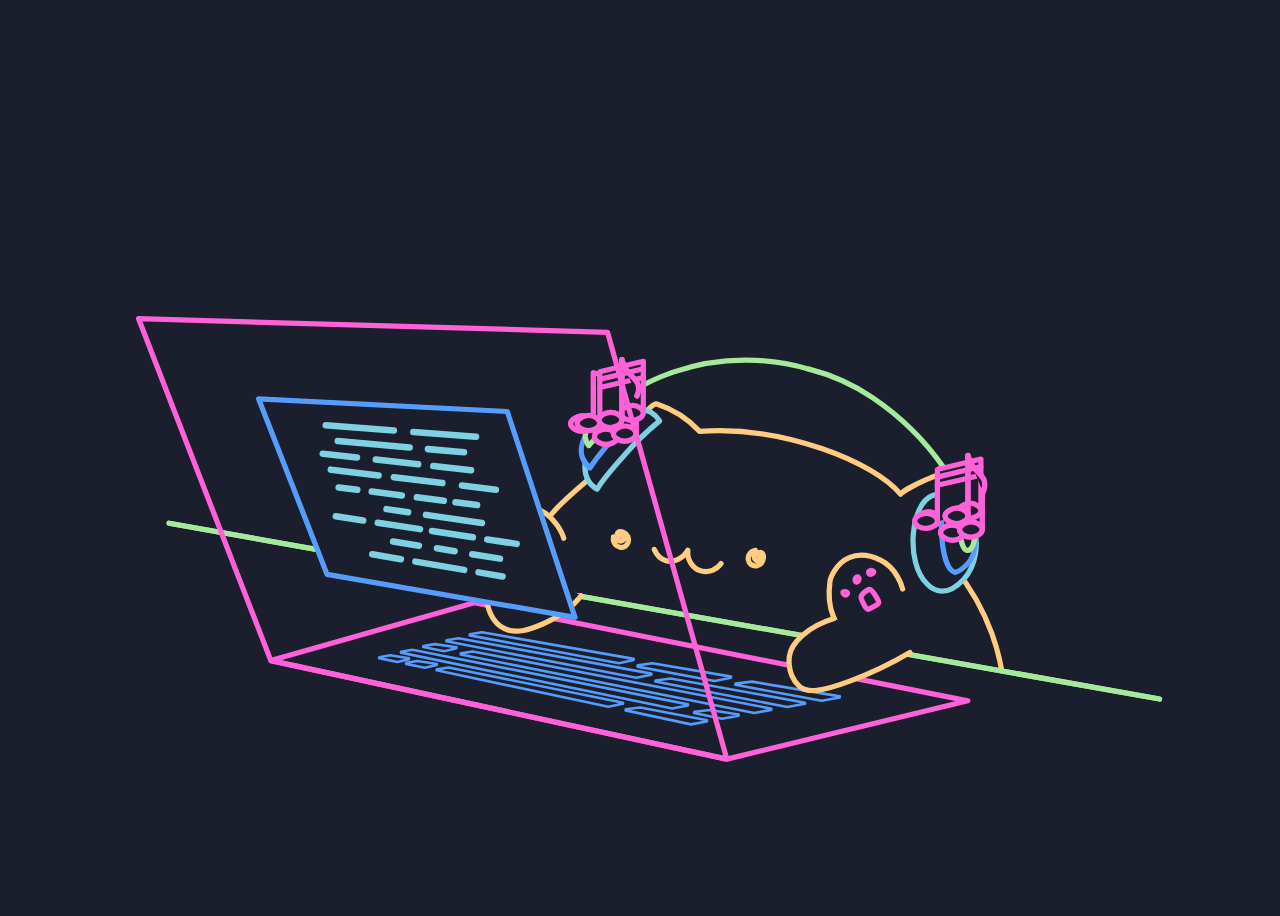
<file: party.html>
<!DOCTYPE html>
<html lang="en">
<head>
    <meta charset="UTF-8">
    <meta name="viewport" content="width=device-width, initial-scale=1.0">
    <script src="https://cdnjs.cloudflare.com/ajax/libs/gsap/3.11.3/gsap.min.js"></script>
    <link rel="stylesheet" href="party.css">
    <script src="party.js"></script>
    <title>PARTY</title>
</head>

<body>
<div class="container">
  <svg xmlns="http://www.w3.org/2000/svg" viewbox="0 0 783.55 354.91">
    <g id="bongo-cat">
      <g class="head">
        <path d="M280.4,221l383.8,62.6a171.4,171.4,0,0,0-9.2-40.5,174,174,0,0,0-28.7-50.5,163.3,163.3,0,0,0,3.2-73.8c-11.6-1.9-42,14.2-44.5,17.5-19.6-24-88.5-52.7-153.7-48.1A78.8,78.8,0,0,0,398,67.1c-9.8,2.9-19,29.7-19.4,33.7a320,320,0,0,0-31.7,23.6c-14,11.8-28.9,24.4-42.5,44.3A173,173,0,0,0,280.4,221Z"></path>
        <path d="M396.6,178.6c.4.9,2.7,6.5,8.5,8.4s13.4-1.2,17.2-7.9c-.9,7.5,3.8,14.3,10.4,16a14.4,14.4,0,0,0,15-5.7"></path>
        <path d="M474,179.2a6.6,6.6,0,0,0-4.9,3.6,6,6,0,0,0,1.5,7.3,6,6,0,0,0,7.9-1c2.3-2.6,2-7,.2-8s-5.9,1.6-5.7,3.5,1.9,2.8,3.2,2.3,1.1-2.2,1.1-2.3"></path>
        <path d="M365.4,168.9c0,.3-.8,3.6,1.5,6a5.9,5.9,0,0,0,7.2,1.4,6.1,6.1,0,0,0,2.2-7.7c-1.5-3.1-5.7-4.5-7.3-3.2s-.8,6,1,6.6,3.3-.7,3.3-2.1-1.5-1.8-1.6-1.9"></path>
        <g class="headphone headphone-right">
          <g class="speaker">
            <path d="M400.7,80.2c-14.1-20.8-40.2.3-50.7,15-8.7,12.2-9.7,30.3,2.8,37.3,5.4-9,11.8-15.6,21-26.2A214.1,214.1,0,0,1,400.7,80.2Z"></path>
            <path d="M381.5,79.4c-6.6-7.5-9.6-5.8-12.3-5.5-16.3,1.3-32,20.3-27.8,33.9a21.8,21.8,0,0,0,5.9,8.5c1.7-2.6,3.5-5.1,5.4-7.7A150.7,150.7,0,0,1,381.5,79.4Z"></path>
            <path d="M367.3,77.8a13.1,13.1,0,0,0-5.1-1.8c-8.5-.9-18.7,7.5-18.4,16.1a12.8,12.8,0,0,0,2.6,7c3.1-3.3,6.3-6.8,9.6-10.2S363.6,81.3,367.3,77.8Z"></path>
          </g>
          <path class="band" d="M515,40.6c-15.9-4.6-57-14.1-104,2.3a166.9,166.9,0,0,0-60.9,37.3"></path>
        </g>
      </g>
      <g class="music music-right">
        <g class="note">
          <g>
            <path d="M368.5,46.5c.5,2.1,1.2,3.5,3.8,6.3s5.1,4.3,6.5,7.2a11.1,11.1,0,0,1,.7,2,10.5,10.5,0,0,1-.7,6.5"></path>
            <path d="M368.5,46.5a20.8,20.8,0,0,0,2.4,11.7c2.3,4.4,5,5.4,6.8,9.5a17.5,17.5,0,0,1,.4,11"></path>
            <line x1="368.5" y1="47.7" x2="368.5" y2="92.8"></line>
            <path d="M368.5,92.8c.1-3.1-4.7-6.3-9-6.3s-8.7,2.7-8.7,5.8,4.8,5.7,8.7,5.8S368.3,95.8,368.5,92.8Z"></path>
          </g>
          <g>
            <path d="M368.5,46.5c.5,2.1,1.2,3.5,3.8,6.3s5.1,4.3,6.5,7.2a11.1,11.1,0,0,1,.7,2,10.5,10.5,0,0,1-.7,6.5"></path>
            <path d="M368.5,46.5a20.8,20.8,0,0,0,2.4,11.7c2.3,4.4,5,5.4,6.8,9.5a17.5,17.5,0,0,1,.4,11"></path>
            <line x1="368.5" y1="47.7" x2="368.5" y2="92.8"></line>
            <path d="M368.5,92.8c.1-3.1-4.7-6.3-9-6.3s-8.7,2.7-8.7,5.8,4.8,5.7,8.7,5.8S368.3,95.8,368.5,92.8Z"></path>
          </g>
        </g>
        <g class="note">
          <g>
            <polyline points="350 81.7 350 43.5 382.7 50.7 382.7 89.5"></polyline>
            <path d="M350,82.3c0-3.1-4.5-5.7-8.2-5.9s-9.3,2.8-9.2,6,4.7,5.7,8.6,5.7S349.9,85.5,350,82.3Z"></path>
            <path d="M382.7,89.9c0-3.1-4.4-5.7-8.2-5.8s-9.3,2.7-9.2,5.9,4.7,5.7,8.7,5.7S382.7,93.1,382.7,89.9Z"></path>
          </g>
          <g>
            <polyline points="350 81.7 350 43.5 382.7 50.7 382.7 89.5"></polyline>
            <path d="M350,82.3c0-3.1-4.5-5.7-8.2-5.9s-9.3,2.8-9.2,6,4.7,5.7,8.6,5.7S349.9,85.5,350,82.3Z"></path>
            <path d="M382.7,89.9c0-3.1-4.4-5.7-8.2-5.8s-9.3,2.7-9.2,5.9,4.7,5.7,8.7,5.7S382.7,93.1,382.7,89.9Z"></path>
          </g>
        </g>
        <g class="note">
          <polyline points="388.2 73.6 388.2 34.6 354.9 42.6 354.9 82.4"></polyline>
          <path d="M388.2,74.1c0-3-4.4-5.6-8.1-5.8s-9.2,2.8-9.1,6,4.6,5.6,8.6,5.6S388.2,77.3,388.2,74.1Z"></path>
          <path d="M354.9,81.9c0-3.1-4.4-5.7-8.2-5.9s-9.3,2.8-9.2,6,4.7,5.7,8.7,5.7S354.9,85.1,354.9,81.9Z"></path>
          <line x1="354.9" y1="48.4" x2="388.2" y2="40.3"></line>
          <line x1="354.9" y1="54.6" x2="388.2" y2="47"></line>
        </g>
        <g class="note">
          <g>
            <path d="M371.8,79.5c0-3.1-4.5-5.8-8.3-5.9s-9.3,2.8-9.2,6,4.7,5.7,8.7,5.7S371.8,82.7,371.8,79.5Z"></path>
            <line x1="371.8" y1="79.5" x2="371.8" y2="33.3"></line>
            <path d="M371.8,33.4a26.6,26.6,0,0,0,3.6,7.8c3.7,5.7,7.6,7,8.8,11.6.5,1.7.7,4.4-.9,8.3"></path>
          </g>
          <g>
            <path d="M371.8,79.5c0-3.1-4.5-5.8-8.3-5.9s-9.3,2.8-9.2,6,4.7,5.7,8.7,5.7S371.8,82.7,371.8,79.5Z"></path>
            <line x1="371.8" y1="79.5" x2="371.8" y2="33.3"></line>
            <path d="M371.8,33.4a26.6,26.6,0,0,0,3.6,7.8c3.7,5.7,7.6,7,8.8,11.6.5,1.7.7,4.4-.9,8.3"></path>
          </g>
        </g>
      </g>
      <g class="table">
        <polygon points="25.3 158.5 783.2 293 513 354.9 25.3 158.5"></polygon>
        <line x1="25.3" y1="158.5" x2="783.2" y2="293" fill="none" stroke="#8d00fc" stroke-miterlimit="10" stroke-width="4"></line>
        <line x1="783.2" y1="293" x2="25.3" y2="158.5" fill="none"></line>
      </g>
      <polygon class="laptop-base" points="103.2 263.6 258.9 219.3 636.5 294.4 452.1 339 103.2 263.6"></polygon>
      <g class="laptop-keyboard">
        <polygon points="369.6 265.6 255.3 244.3 255.5 243.5 264.7 241.9 380.9 262.3 380.8 263.1 369.6 265.6"></polygon>
        <polygon points="235.9 256.4 219.8 253.2 219.9 252.5 228.7 251 245.3 253.4 245.1 254.2 235.9 256.4"></polygon>
        <polygon points="473.1 303.7 248.4 258.9 248.6 258.1 257.7 256.6 486.2 300.4 486 301.3 473.1 303.7"></polygon>
        <polygon points="410.3 300.2 202.7 257.5 202.9 256.8 211.4 255.3 422.4 297.1 422.2 298 410.3 300.2"></polygon>
        <polygon points="448.5 308.1 427 303.7 427.3 302.8 439.2 301.4 461.2 304.9 461 305.8 448.5 308.1"></polygon>
        <polygon points="200.1 264.7 186 261.7 186.2 261 194.5 259.5 208.9 261.8 208.8 262.5 200.1 264.7"></polygon>
        <polygon points="221.1 269.1 206.6 266.1 206.8 265.3 215.4 263.9 230.3 266.2 230.1 267 221.1 269.1"></polygon>
        <polygon points="361.4 298.9 230 271 230.2 270.3 239.2 268.9 372.7 295.9 372.5 296.7 361.4 298.9"></polygon>
        <polygon points="442.8 279.2 383.7 268.2 383.9 267.3 395.1 265.7 455.4 275.9 455.2 276.7 442.8 279.2"></polygon>
        <polygon points="524.6 294.4 458.6 282.1 458.8 281.2 471.3 279.7 538.6 291 538.4 291.9 524.6 294.4"></polygon>
        <polygon points="424.7 312.4 374.6 301.7 374.8 300.9 385.9 299.5 437 309.3 436.8 310.2 424.7 312.4"></polygon>
        <polygon points="409.1 277.3 397.6 278.8 397.4 279.6 498.4 299.1 511.8 296.7 512 295.8 409.1 277.3"></polygon>
        <polygon points="394.2 274.5 394.4 273.6 246.7 246.5 237.7 248.1 237.5 248.8 382.8 276.8 394.2 274.5"></polygon>
      </g>
      <g class="paw paw-right">
        <path class="down" d="M289.1,181.7c-12.1,9.8-20.6,20.7-20.7,32.1-.2,9,3.8,20.4,13.3,25.2s20.1.6,29.6-3.4c13.4-5.7,23.9-14.6,29.4-21.5"></path>
        <g class="up">
          <path d="M327.3,170c-.4-1.4-6.3-18.8-23.5-23.5-.8-.2-18.6-4.7-28.9,6.3-8.4,9.1-6,22.5-4.6,30.2a54.3,54.3,0,0,0,8.1,19.9"></path>
          <g class="pads">
            <path d="M297.2,154.8c1-.5,2.7-.1,3,.6s-1.4,2.4-2.6,2.1a1.6,1.6,0,0,1-1.1-1.2A1.6,1.6,0,0,1,297.2,154.8Z"></path>
            <path d="M285.8,159.4c.3-.4,1-1.1,1.7-.8s.9,1.4.8,2.2-1.8,2.1-2.5,1.5S285.2,160.4,285.8,159.4Z"></path>
            <path d="M276.9,171c.5-.4,2.7-.3,3.2.6s-.6,1.8-1.4,1.8S276.2,171.6,276.9,171Z"></path>
            <path d="M296.4,168.6c2.3-.9,6.4,6.3,7.6,9s-5.2,4.5-7.4,6-5.1-6.1-5.9-8.3S293.7,169.8,296.4,168.6Z"></path>
          </g>
        </g>
      </g>
      <polygon class="terminal-frame" points="93.8 63.3 284.1 73 335.9 230.5 146.2 197.6 93.8 63.3"></polygon>
      <g class="terminal-code">
        <line x1="260.2" y1="92.3" x2="212.2" y2="88.7"></line>
        <line x1="197.3" y1="87.5" x2="145.2" y2="83.5"></line>
        <line x1="251" y1="104.2" x2="223.4" y2="101.8"></line>
        <line x1="209.4" y1="100.5" x2="154.4" y2="95.6"></line>
        <line x1="256.4" y1="117.9" x2="227.5" y2="114.7"></line>
        <line x1="215.9" y1="113.4" x2="183.5" y2="109.8"></line>
        <line x1="169.1" y1="108.2" x2="142.9" y2="105.3"></line>
        <line x1="275.4" y1="132.8" x2="249.4" y2="129.6"></line>
        <line x1="234.4" y1="127.8" x2="197.3" y2="123.3"></line>
        <line x1="185.6" y1="121.9" x2="149.1" y2="117.5"></line>
        <line x1="261" y1="144.6" x2="244.5" y2="142.5"></line>
        <line x1="235.5" y1="141.3" x2="214.9" y2="138.7"></line>
        <line x1="203.4" y1="137.2" x2="180.4" y2="134.3"></line>
        <line x1="169.3" y1="132.9" x2="155.1" y2="131.1"></line>
        <line x1="264.7" y1="158.3" x2="221.9" y2="152.1"></line>
        <line x1="208.2" y1="150.1" x2="191.7" y2="147.7"></line>
        <line x1="291.3" y1="174.3" x2="268.8" y2="170.9"></line>
        <line x1="257.8" y1="169.2" x2="226.5" y2="164.4"></line>
        <line x1="217.3" y1="163" x2="185" y2="158.1"></line>
        <line x1="173.8" y1="156.4" x2="152.9" y2="153.2"></line>
        <line x1="278.5" y1="185.6" x2="257.3" y2="182.2"></line>
        <line x1="243.8" y1="179.9" x2="230.3" y2="177.7"></line>
        <line x1="216.5" y1="175.8" x2="196.7" y2="172.5"></line>
        <line x2="262.1" y2="196.1" x1="280.5" y1="199.2"></line>
        <line x2="213.8" y2="187.9" x1="251.1" y1="194.2"></line>
        <line x2="180.8" y2="182.3" x1="202.7" y1="186"></line>
      </g>
      <polygon class="laptop-cover" points="103.2 263.6 452.1 339 360.8 12.4 2 2 103.2 263.6"></polygon>
      <g class="paw paw-left">
        <g class="up">
          <path d="M586.6,208.8c-.6-2.3-4.2-15.6-17.2-22.2-2.7-1.3-12.8-6.4-23.6-1.8s-14.6,16.5-14.8,18.4c-1.2,9-.7,18.4,2.4,26.1,2.4,6,7.5,17.2,9.7,20.2"></path>
          <g class="pads">
            <path d="M561.4,194.9a2.7,2.7,0,0,1,3,.5c.4,1-1.4,2.4-2.6,2.2a1.5,1.5,0,0,1-1.1-1.3A1.2,1.2,0,0,1,561.4,194.9Z"></path>
            <path d="M550.7,200.4c.4-.5,1.1-1.1,1.7-.8a2,2,0,0,1,.8,2.2c-.3,1.2-1.8,2-2.5,1.5S550.1,201.3,550.7,200.4Z"></path>
            <path d="M541.1,211.1c.5-.4,2.7-.4,3.2.5s-.6,1.8-1.5,1.9S540.4,211.6,541.1,211.1Z"></path>
            <path d="M560.6,209.2c2.3-.9,6.4,6.3,7.6,9s-5.3,4.5-7.4,6-5.1-6-5.9-8.3S557.9,210.4,560.6,209.2Z"></path>
          </g>
        </g>
        <path class="down" d="M534.1,231.4c-19.7,6-32.9,18.4-34.2,29.1a30.1,30.1,0,0,0,1.7,14.1,24.8,24.8,0,0,0,6.1,8.8c6,5.1,16.8,4,38-3.9a288.7,288.7,0,0,0,46.5-22.1"></path>
      </g>
      <g class="headphone headphone-left">
        <g class="speaker">
          <path d="M609.5,137.3c-17.1,6.3-20.7,51.4-4.5,67.3,1.4,1.5,5.5,5.5,11.3,5.9,8.2.5,14.5-6.3,16.9-8.9,10.1-11,11.5-27.5,8.1-40.1-1.4-4.8-3.9-14-12.7-19.9C627.4,140.8,617.7,134.3,609.5,137.3Z"></path>
          <path d="M626.5,196.1c2.7-.4,5.9-2.6,9.3-6,6.6-6.6,6.8-16.6,5.8-24s-4.2-16.1-11.3-19.7a18.7,18.7,0,0,0-10.9-1.9C614,149.3,615.3,192.6,626.5,196.1Z"></path>
          <path d="M631.6,151c-4.5,3.3-.5,27.1,3.8,28.2s6.9-6.6,6.2-13.1S637.4,153.5,631.6,151Z"></path>
        </g>
        <path class="band" d="M638.9,157.7c-4-16.8-25.9-61.9-75.3-95.3A155.5,155.5,0,0,0,515,40.6"></path>
      </g>
      <g class="music music-left">
        <g class="note">
          <g>
            <path d="M633.3,119.9c.6,2,1.3,3.5,3.8,6.3s5.2,4.3,6.5,7.2a6.9,6.9,0,0,1,.7,1.9,10.2,10.2,0,0,1-.7,6.6"></path>
            <path d="M633.3,119.9a23,23,0,0,0,2.4,11.7c2.4,4.3,5.1,5.4,6.8,9.5a16.9,16.9,0,0,1,.5,11"></path>
            <line x1="633.3" y1="121.1" x2="633.3" y2="166.2"></line>
            <path d="M633.3,166.2c.2-3.2-4.6-6.3-8.9-6.3s-8.7,2.6-8.7,5.7,4.7,5.7,8.7,5.8S633.1,169.2,633.3,166.2Z"></path>
          </g>
          <g>
            <path d="M633.3,119.9c.6,2,1.3,3.5,3.8,6.3s5.2,4.3,6.5,7.2a6.9,6.9,0,0,1,.7,1.9,10.2,10.2,0,0,1-.7,6.6"></path>
            <path d="M633.3,119.9a23,23,0,0,0,2.4,11.7c2.4,4.3,5.1,5.4,6.8,9.5a16.9,16.9,0,0,1,.5,11"></path>
            <line x1="633.3" y1="121.1" x2="633.3" y2="166.2"></line>
            <path d="M633.3,166.2c.2-3.2-4.6-6.3-8.9-6.3s-8.7,2.6-8.7,5.7,4.7,5.7,8.7,5.8S633.1,169.2,633.3,166.2Z"></path>
          </g>
        </g>
        <g class="note">
          <g>
            <polyline points="614.8 155 614.8 116.8 647.5 124 647.5 162.9"></polyline>
            <path d="M614.8,155.7c0-3.1-4.4-5.7-8.2-5.9s-9.2,2.8-9.2,6,4.7,5.6,8.7,5.6S614.8,158.8,614.8,155.7Z"></path>
            <path d="M647.5,163.3c.1-3.1-4.4-5.7-8.2-5.9s-9.2,2.8-9.1,6,4.7,5.7,8.6,5.7S647.5,166.5,647.5,163.3Z"></path>
          </g>
          <g>
            <polyline points="614.8 155 614.8 116.8 647.5 124 647.5 162.9"></polyline>
            <path d="M614.8,155.7c0-3.1-4.4-5.7-8.2-5.9s-9.2,2.8-9.2,6,4.7,5.6,8.7,5.6S614.8,158.8,614.8,155.7Z"></path>
            <path d="M647.5,163.3c.1-3.1-4.4-5.7-8.2-5.9s-9.2,2.8-9.1,6,4.7,5.7,8.6,5.7S647.5,166.5,647.5,163.3Z"></path>
          </g>
        </g>
        <g class="note">
          <polyline points="646.5 148.5 646.5 109.4 613.2 117.4 613.2 157.2"></polyline>
          <path d="M646.5,149c0-3.1-4.4-5.7-8.1-5.8s-9.2,2.7-9.1,5.9,4.7,5.6,8.6,5.6S646.5,152.1,646.5,149Z"></path>
          <path d="M613.2,156.7c.1-3.1-4.4-5.7-8.2-5.8s-9.3,2.7-9.2,6,4.7,5.6,8.7,5.6S613.2,159.9,613.2,156.7Z"></path>
          <line x1="613.2" y1="123.2" x2="646.5" y2="115.1"></line>
          <line x1="613.2" y1="129.4" x2="646.5" y2="121.8"></line>
        </g>
        <g class="note">
          <g>
            <path d="M636.6,152.9c0-3.2-4.4-5.8-8.2-5.9s-9.3,2.8-9.3,6,4.8,5.7,8.7,5.7S636.6,156.1,636.6,152.9Z"></path>
            <line x1="636.6" y1="152.9" x2="636.6" y2="106.6"></line>
            <path d="M636.6,106.8a33.2,33.2,0,0,0,3.6,7.8c3.8,5.7,7.6,6.9,8.9,11.5a13.3,13.3,0,0,1-.9,8.4"></path>
          </g>
          <g>
            <path d="M636.6,152.9c0-3.2-4.4-5.8-8.2-5.9s-9.3,2.8-9.3,6,4.8,5.7,8.7,5.7S636.6,156.1,636.6,152.9Z"></path>
            <line x1="636.6" y1="152.9" x2="636.6" y2="106.6"></line>
            <path d="M636.6,106.8a33.2,33.2,0,0,0,3.6,7.8c3.8,5.7,7.6,6.9,8.9,11.5a13.3,13.3,0,0,1-.9,8.4"></path>
          </g>
        </g>
      </g>
    </g>
  </svg>
</div>
</body>
</file>
<file: party.css>
:root {
  --bg: #1a1e2d;
  --green: #a5ea9b;
  --pink: #ff61d8;
  --blue: #569cfa;
  --orange: #ffcc81;
  --cyan: #7ed1e2;
}

body {
  height: 100vh;
  width: 100vw;
  background: var(--bg);
  display: flex;
  place-content: center;
  align-items: flex-end;
  overflow: hidden;
}

.container  {
  width: 80vw;
  height: 80vh;
  
  svg {
    height: 100%;
    width: 100%;
    overflow: visible;
  }
}

#bongo-cat {
  fill: var(--bg);
  stroke-linecap: round;
  stroke-linejoin: round;
  stroke-width: 4;
  
  .laptop-cover,
  .headphone .band {
    fill: none;
  }
  
  .paw, .head {
    stroke: var(--orange);
  }
  
  .laptop-keyboard {
    stroke-width: 2;
  }
  
  .terminal-code {
    stroke-width: 5;  
  }
  
  .music .note, 
  .laptop-base, 
  .laptop-cover,
  .paw .pads {
    stroke: var(--pink);   
  }
  
  .table line,
  .headphone .band,
  .headphone .speaker path:nth-child(3) {
    stroke: var(--green);
  }

  .terminal-frame,
  .laptop-keyboard,
  .headphone .speaker path:nth-child(2) {
    stroke: var(--blue);
  }
  
  .terminal-code,
  .headphone .speaker path:first-child {
    stroke: var(--cyan);
  }
}
</file>
